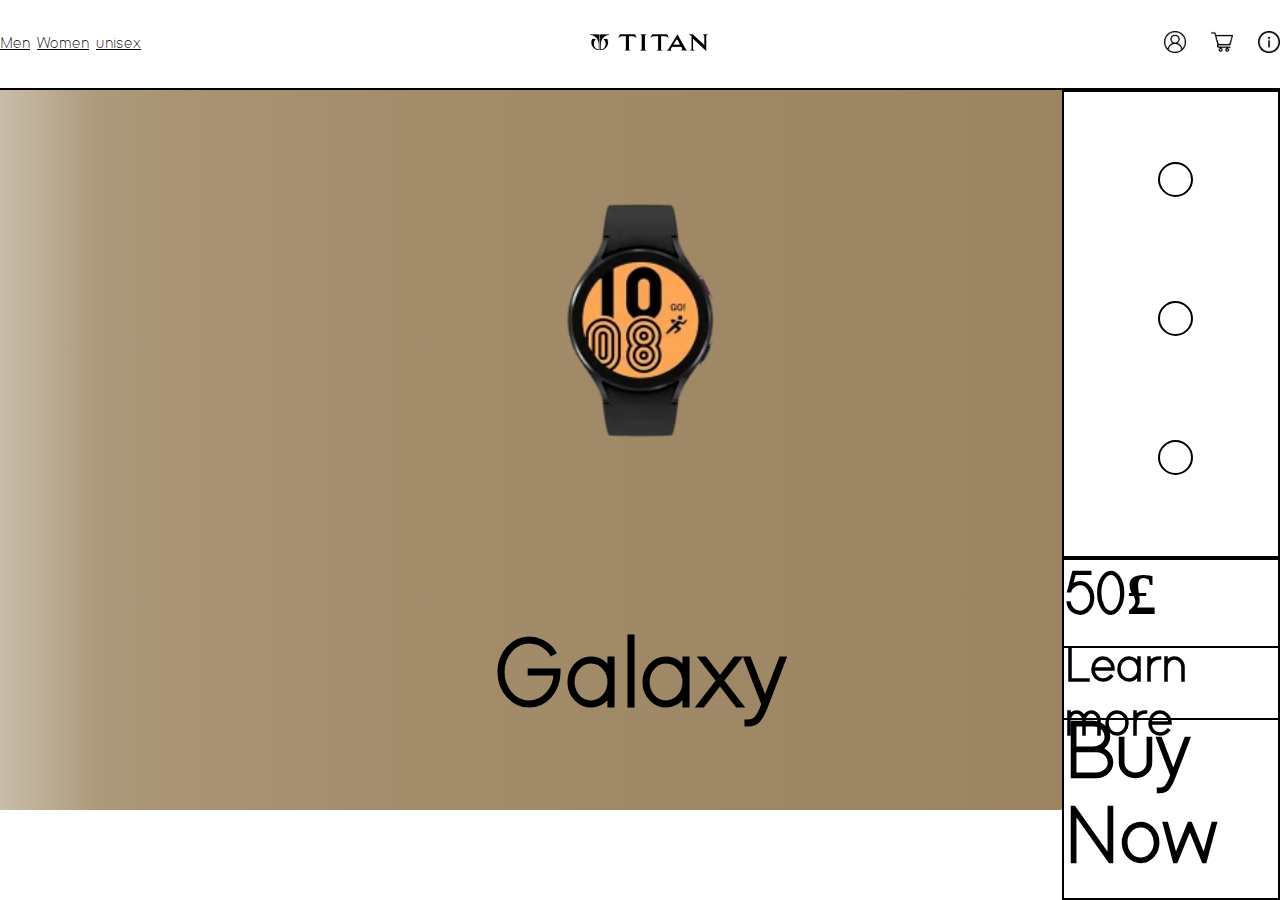
<file: Projekt två/demo.html>
<!DOCTYPE html>
<html lang="en">
  <head>
    <meta charset="UTF-8" />
    <meta http-equiv="X-UA-Compatible" content="IE=edge" />
    <meta name="viewport" content="width=device-width, initial-scale=1.0" />
    <title>Watch Store</title>
    <link rel="stylesheet" href="demo.css" />
    <link rel="icon" href="Watchwatch.png" />
  </head>
  <body>
    <header>
      <div class="categories">
        <a href="#men">Men</a>
        <a href="#women">Women</a>
        <a href="#unisex">unisex</a>
      </div>
      <div class="logo">
        <img
          src="./external-content.duckduckgo.png"
          alt="Our logo"
          width="165px"
          height="auto"
        />
      </div>
      <div class="profile">
        <a href="profile.html"
          ><img src="./user.png" alt="profile" height="22px" width="auto"
        /></a>

        <a href="cart.html"
          ><img
            src="./shopping-cart.png"
            alt="shopping-cart"
            height="22px"
            width="auto"
        /></a>

        <a href="info.html"
          ><img src="./information.png" alt="info" height="22px" width="auto"
        /></a>
      </div>
    </header>
    <section id="menu" class="Static-content">
      <div class="iop"><h1>Buy Now</h1></div>
    </section>
    <section id="menu" class="Absolut-content">
      <div class="op"><h1>Learn more</h1></div>
    </section>
    <section id="menu" class="Acuall-content">
      <div class="uiop"><h1>50£</h1></div>
    </section>
    <section id="menu" class="dot-menu">
      <span class="dots"></span>
      <span class="dots1"></span>
      <span class="dots2"></span>
    </section>
    <main>
      <section id="men" class="slide">
        <div class="fullscreen-image">
          <img src="./galaxy.webp" alt="A watch" height="300px" width="auto" />
          <h1>Galaxy</h1>
        </div>
      </section>
      <section id="women" class="slide">
        <div class="fullscreen-image">
          <img src="./dark-watch.webp" alt="A watch" />
          <h1>Dark</h1>
        </div>
      </section>
      <section id="unisex" class="slide">
        <div class="fullscreen-image">
          <img src="./city_hall.webp" alt="A watch" />
          <h1>City Hall</h1>
        </div>
      </section>
    </main>
  </body>
</html>
</file>
<file: Projekt två/demo.css>
@font-face {
  font-family: Adam;
  src: url("./Adam-Medium.ttf");
}

* {
  margin: 0;
  padding: 0;
  box-sizing: border-box;
  font-family: Adam;
}

::-webkit-scrollbar {
  display: none;
}
a {
  color: black;
  text-underline-position: none;
}
body {
  display: grid;
  grid-template-rows: 10vh 80vh;
}

header {
  display: flex;
  justify-content: space-between;
  align-items: center;
  border-bottom: 2px black solid;
}

main {
  height: 100%;
  overflow-x: scroll;
  display: flex;
  scroll-behavior: smooth;
}

.dot-menu {
  border: 2px black solid;
  background-color: white;
  height: 52%;
  width: 17%;
  display: flexbox;
  flex: 1 100px;
  align-items: center;
  flex-direction: row;
  position: absolute;
  right: 0;
  bottom: 38%;
}

.Acuall-content {
  display: flexbox;
  align-items: center;
  border: 2px black solid;
  bottom: 28%;
  right: 0;
  position: absolute;
  height: 10%;
  width: 17%;
  background-color: white;
  
}

.Absolut-content {
  display: flexbox;
  align-items: center;

  border: 2px black solid;
  bottom: 20%;
  right: 0;
  position: absolute;
  height: 9%;
  width: 17%;
  background-color: white;
  
}

.dots {
  top: 45%;
  display: flexbox;
  justify-content: center;
  right: 40%;
  border: 2px black solid;
  position: absolute;
  height: 35px;
  width: 35px;
  background-color: white;
  border-radius: 50%;
  flex-direction: column;
  grid: 20px;
}

.dots1{
  top: 75%;
  display: flexbox;
  justify-content: center;
  right: 40%;
  border: 2px black solid;
  position: absolute;
  height: 35px;
  width: 35px;
  background-color: white;
  border-radius: 50%;
  flex-direction: column;
  grid: 20px;
}

.dots2{
  top: 15%;
  display: flexbox;
  justify-content: center;
  right: 40%;
  border: 2px black solid;
  position: absolute;
  height: 35px;
  width: 35px;
  background-color: white;
  border-radius: 50%;
  flex-direction: column;
  grid: 20px;
}
.op {
  display: flexbox;
  justify-content: center;
  height: 90%;
  font-size: 25px;
}
.iop{
  display: flexbox;
  justify-content: center;
  width: 50px;
  font-size: 40px; 
}
.uiop{
  display: flexbox;
  justify-content: center;
  width: 50%;
  font-size: 30px;
  justify-content: center;
}

.Static-content {
  border: 2px black solid;
  position: absolute;
  right: 0;
  bottom: 0;
  height: 21%;
  width: 17%;
  background-color: white;
  
}
.profile {
  display: flex;
  gap: 25px;
}

.slide {
  width: 100vw;
  height: 100%;
  flex-shrink: 0;
  flex-grow: 0;
}

#men {
  background: linear-gradient(
    to right,
    rgba(247, 248, 246, 1),
    0.03%,
    rgba(154, 130, 93, 1) 100%
  );
}

#women {
  background: linear-gradient(
    to right,
    rgba(154, 130, 93, 1),
    1%,
    rgba(66, 49, 54, 1) 100%
  );
}

#unisex {
  background: linear-gradient(
    to right,
    rgba(36, 29, 32, 1),
    1%,
    rgba(199, 31, 25, 1) 100%
  );
}

.fullscreen-image {
  width: 100%;
  height: 100%;
  display: grid;
  place-items: center;
  font-size: 50px;
}

@media (max-width: 600) {
  
}
</file>
